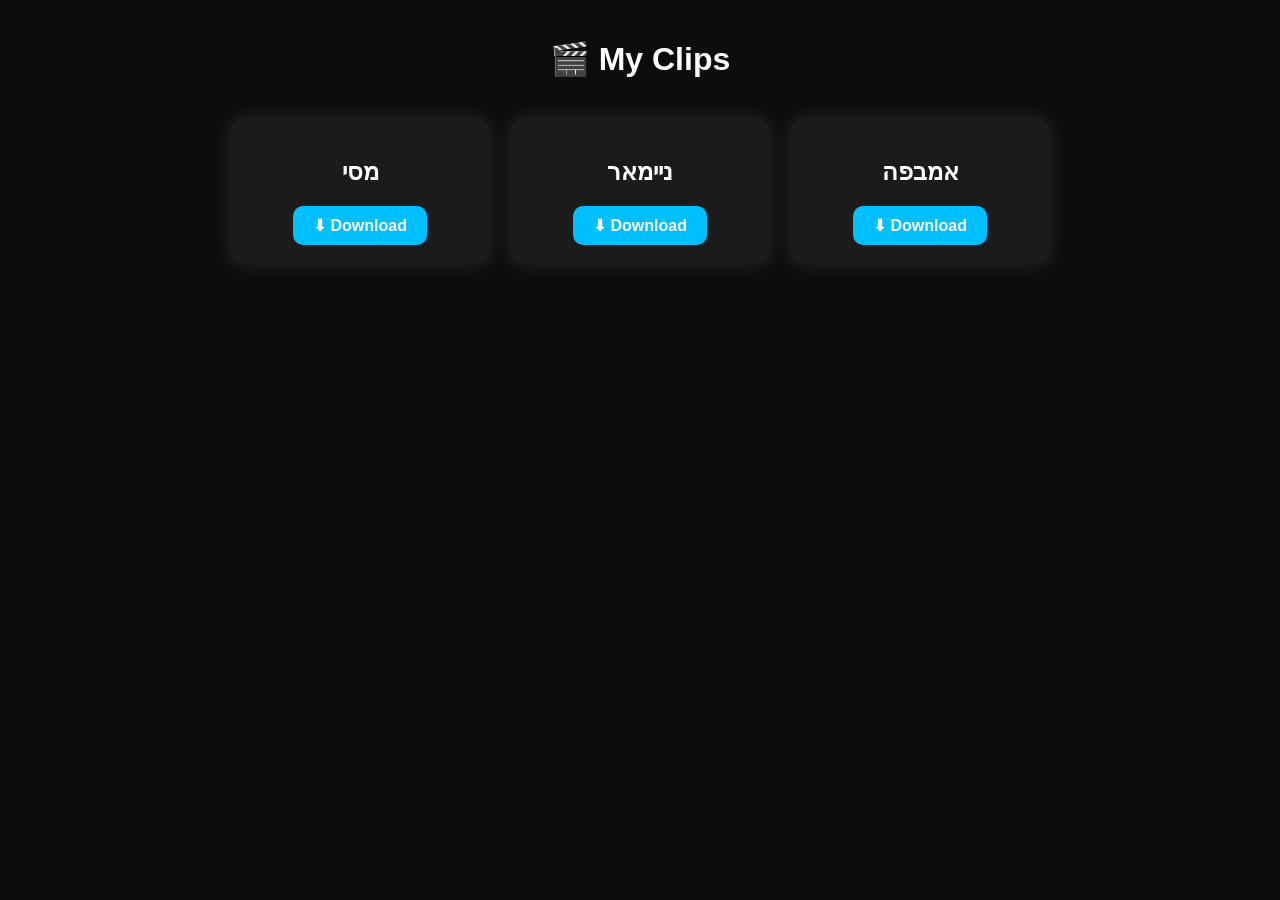
<file: clips.html>
<!DOCTYPE html>
<html lang="he">
<head>
<meta charset="UTF-8">
<meta name="viewport" content="width=device-width, initial-scale=1.0">
<title>Clips</title>

<style>
body{
    margin:0;
    font-family:Arial,sans-serif;
    background:#0d0d0d;
    color:white;
}

h1{
    text-align:center;
    margin-top:40px;
    margin-bottom:40px;
}

.container{
    display:flex;
    justify-content:center;
    flex-wrap:wrap;
    gap:20px;
}

.card{
    width:220px;
    background:#1b1b1b;
    border-radius:15px;
    padding:20px;
    text-align:center;
    box-shadow:0 0 20px rgba(255,255,255,.1);
    transition:.3s;
}

.card:hover{
    transform:scale(1.05);
}

.card h2{
    margin-bottom:20px;
}

.btn{
    display:inline-block;
    padding:10px 20px;
    background:#00bfff;
    color:white;
    text-decoration:none;
    border-radius:10px;
    font-weight:bold;
}

.btn:hover{
    background:#0099cc;
}
</style>

</head>
<body>

<h1>🎬 My Clips</h1>

<div class="container">

<div class="card">
<h2>מסי </h2>
<a class="btn" href="https://drive.google.com/file/d/1WA2IK6Cs3Rht-yX63RCHeTjPnamudfHZ/view?usp=drive_link" target="_blank">⬇ Download</a>
</div>

<div class="card">
<h2>ניימאר </h2>
<a class="btn" href="https://drive.google.com/file/d/1Q-FJ8xpSslLZecdM465ORxIlwfCZZ28S/view?usp=drive_link" target="_blank">⬇ Download</a>
</div>

<div class="card">
<h2>אמבפה</h2>
<a class="btn" href="https://drive.google.com/file/d/1EBT0N_NA9T0q4RKX-sdtgf6iBZv6I5P5/view?usp=sharing" target="_blank">⬇ Download</a>
</div>

</div>

</body>
</html>
</file>
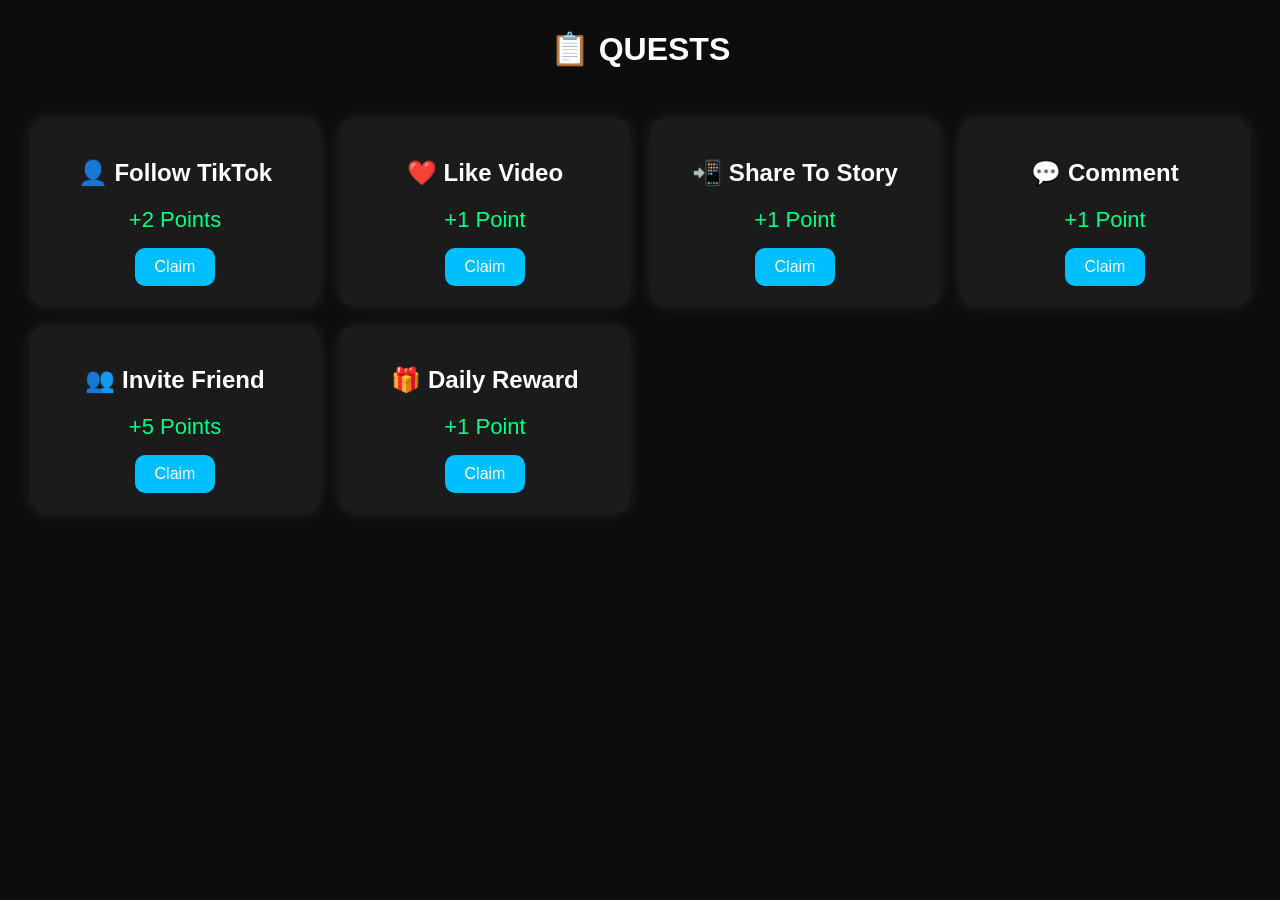
<file: quests.html>
<!DOCTYPE html>
<html lang="en">
<head>
<meta charset="UTF-8">
<meta name="viewport" content="width=device-width, initial-scale=1.0">
<title>Quests</title>

<style>
body{
background:#0d0d0d;
font-family:Arial;
color:white;
margin:0;
}

h1{
text-align:center;
margin-top:30px;
}

.grid{
display:grid;
grid-template-columns:repeat(auto-fit,minmax(250px,1fr));
gap:20px;
padding:30px;
}

.quest{
background:#1b1b1b;
padding:20px;
border-radius:15px;
text-align:center;
box-shadow:0 0 15px rgba(255,255,255,.1);
}

.reward{
color:#00ff88;
font-size:22px;
margin:15px 0;
}

button{
padding:10px 20px;
border:none;
border-radius:10px;
background:#00bfff;
color:white;
font-size:16px;
cursor:pointer;
}

button:hover{
background:#0099cc;
}
</style>

</head>

<body>

<h1>📋 QUESTS</h1>

<div class="grid">

<div class="quest">
<h2>👤 Follow TikTok</h2>
<div class="reward">+2 Points</div>
<button>Claim</button>
</div>

<div class="quest">
<h2>❤️ Like Video</h2>
<div class="reward">+1 Point</div>
<button>Claim</button>
</div>

<div class="quest">
<h2>📲 Share To Story</h2>
<div class="reward">+1 Point</div>
<button>Claim</button>
</div>

<div class="quest">
<h2>💬 Comment</h2>
<div class="reward">+1 Point</div>
<button>Claim</button>
</div>

<div class="quest">
<h2>👥 Invite Friend</h2>
<div class="reward">+5 Points</div>
<button>Claim</button>
</div>

<div class="quest">
<h2>🎁 Daily Reward</h2>
<div class="reward">+1 Point</div>
<button>Claim</button>
</div>

</div>

</body>
</html>
</file>
